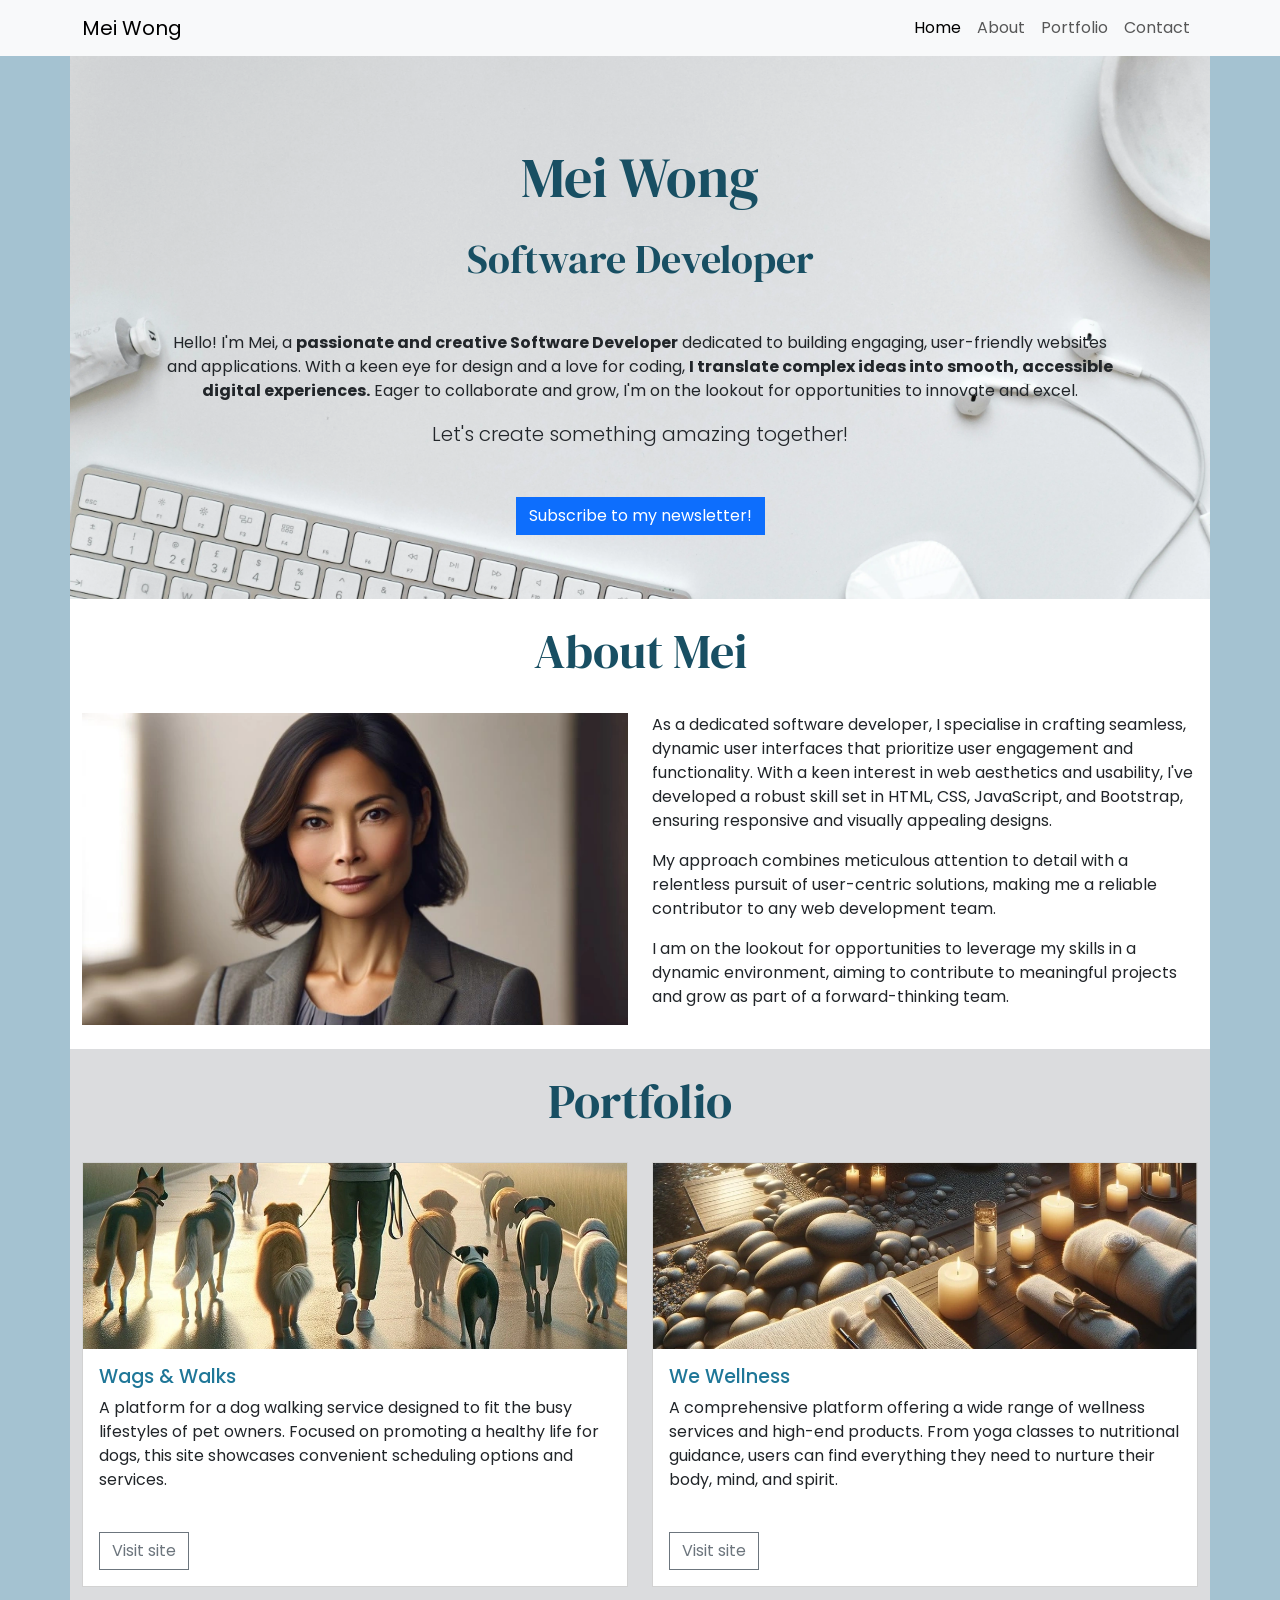
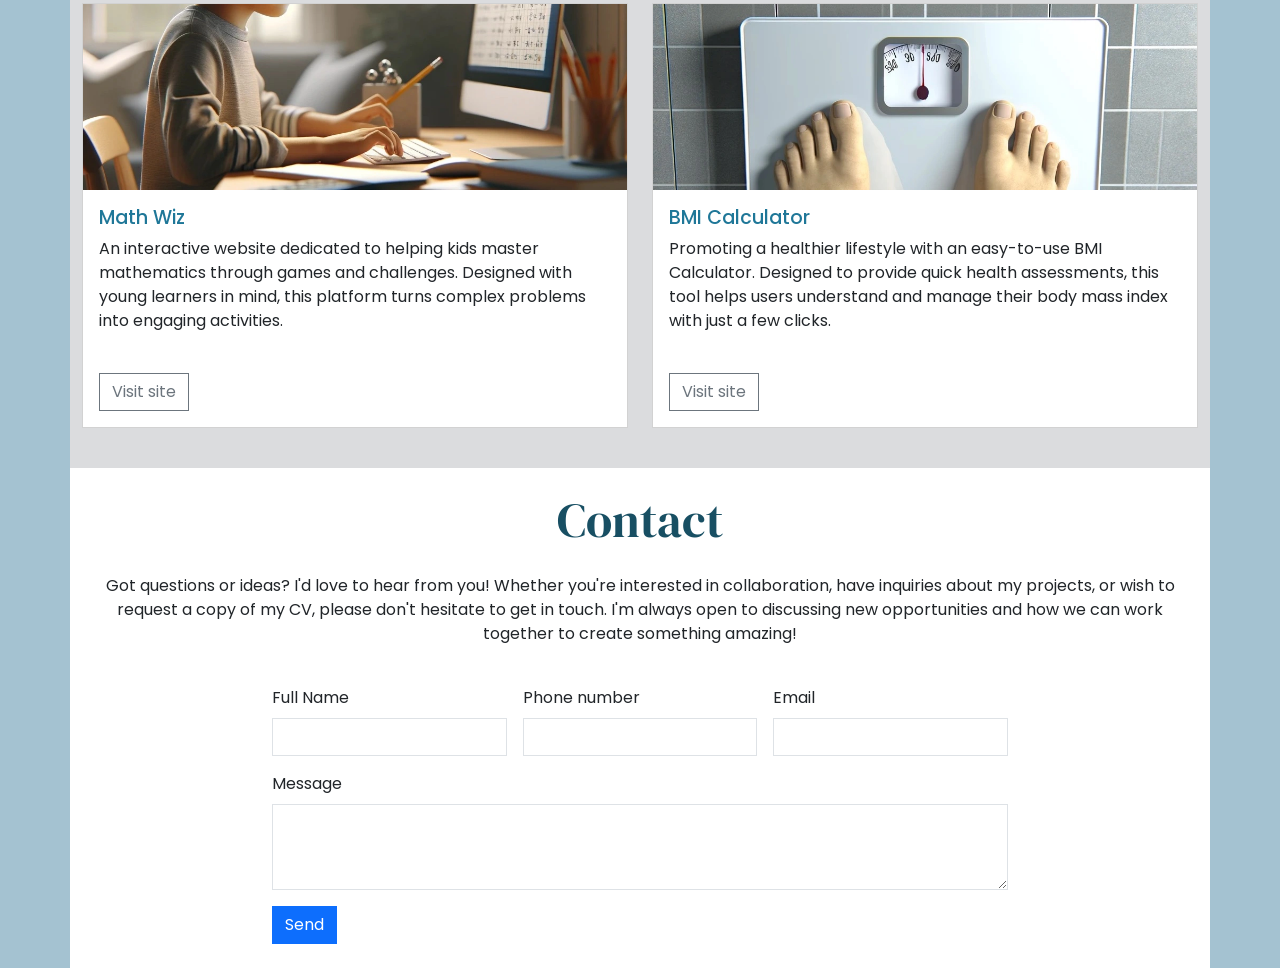
<file: index.html>
<!DOCTYPE html>
<html lang="en">

<head>
    <meta charset="UTF-8">
    <meta name="viewport" content="width=device-width, initial-scale=1.0">
    <title>Mei Wong | Software Developer</title>
    <!-- Bootstrap CSS Link -->
    <link href="https://cdn.jsdelivr.net/npm/bootstrap@5.3.3/dist/css/bootstrap.min.css" rel="stylesheet"
        integrity="sha384-QWTKZyjpPEjISv5WaRU9OFeRpok6YctnYmDr5pNlyT2bRjXh0JMhjY6hW+ALEwIH" crossorigin="anonymous">
    <!-- Custom CSS stylesheet -->
    <link rel="stylesheet" href="assets/css/style.css">
</head>

<body>
    <nav class="navbar navbar-expand-sm bg-body-tertiary">
        <div class="container">
            <a class="navbar-brand" href="index.html">Mei Wong</a>
            <button class="navbar-toggler" type="button" data-bs-toggle="collapse"
                data-bs-target="#navbarSupportedContent" aria-controls="navbarSupportedContent" aria-expanded="false"
                aria-label="Toggle navigation">
                <span class="navbar-toggler-icon"></span>
            </button>
            <div class="collapse navbar-collapse" id="navbarSupportedContent">
                <ul class="navbar-nav ms-auto">
                    <li class="nav-item">
                        <a class="nav-link active" aria-current="page" href="index.html">Home</a>
                    </li>
                    <li class="nav-item">
                        <a class="nav-link" href="#about">About</a>
                    </li>

                    <li class="nav-item">
                        <a class="nav-link" href="#portfolio">Portfolio</a>
                    </li>

                    <li class="nav-item">
                        <a class="nav-link" href="#contact">Contact</a>
                    </li>
                </ul>
            </div>
        </div>
    </nav>
    <!-- header -->
    <header id="hero" class="container">
        <!-- section with hero image -->
        <section class="row">
            <!-- text-center class used to centre all text inside column -->
            <div class="col-12 text-center">
                <h1 class="display-4 my-4">Mei Wong</h1>
                <!-- mb-5 gives extra margin spacing under subheading -->
                <h2 class="display-6 mb-5">Software Developer</h2>
                <p>
                    Hello! I'm Mei, a
                    <strong>passionate and creative Software Developer</strong>
                    dedicated to building engaging, user-friendly websites and
                    applications. With a keen eye for design and a love for coding,
                    <strong>I translate complex ideas into smooth, accessible digital
                        experiences.</strong>
                    Eager to collaborate and grow, I'm on the lookout for opportunities
                    to innovate and excel.
                </p>
                <!-- mb-5 gives extra margin spacing under lead text -->
                <p class="lead mb-5">Let's create something amazing together!</p>
                <!-- Bootstrap modal button -->
                <button type="button" class="btn btn-primary  sharp-corners custom-button" data-bs-toggle="modal"
                    data-bs-target="#exampleModal">
                    Subscribe to my newsletter!
                </button>
            </div>
        </section>
    </header>

    <!-- main content -->
    <main>
        <!-- About section links to #about href in navbar -->
        <section id="about" class="container">
            <div class="row">
                <!-- my-4 used to add top and bottom margin to heading -->
                <div class="col-12 text-center my-4">
                    <h2 class="display-5">About Mei</h2>
                </div>
                <!-- mb-4 used to add margin under image -->
                <div class="col-12 col-md-6 mb-4">
                    <!-- img-fluid class makes the image responsive to its container -->
                    <img src="assets/images/mei-wong.webp" class="img-fluid" alt="Mei Wong">
                </div>
                <!-- mb-4 used to add margin under text -->
                <div class="col-12 col-md-6 mb-4">
                    <p>
                        As a dedicated software developer, I specialise in crafting
                        seamless, dynamic user interfaces that prioritize user engagement
                        and functionality. With a keen interest in web aesthetics and
                        usability, I've developed a robust skill set in HTML, CSS,
                        JavaScript, and Bootstrap, ensuring responsive and visually
                        appealing designs.
                    </p>
                    <p>
                        My approach combines meticulous attention to detail with a
                        relentless pursuit of user-centric solutions, making me a reliable
                        contributor to any web development team.
                    </p>
                    <p>
                        I am on the lookout for opportunities to leverage my skills in a
                        dynamic environment, aiming to contribute to meaningful projects
                        and grow as part of a forward-thinking team.
                    </p>
                </div>
            </div>
        </section>
        <!-- portfolio section starts here -->
        <section id="portfolio" class="container pb-4">
            <div class="row">
                <!-- my-4 used to add top and bottom margin to heading -->
                <div class="col-12 text-center my-4">
                    <h2 class="display-5">Portfolio</h2>
                </div>
                <!-- cols for cards -->
                <div class="col-12 col-md-6">
                    <div class="card mb-3 sharp-corners">
                        <img src="assets/images/wags-and-walks.webp" class="card-img-top"
                            alt="A man walking several dogs early in the morning">
                        <div class="card-body">
                            <h3 class="card-title">Wags & Walks</h3>
                            <p class="card-text">A platform for a dog walking service designed to fit the busy
                                lifestyles of pet
                                owners. Focused on promoting a healthy life for dogs, this site showcases convenient
                                scheduling
                                options
                                and services.</p>
                            <a href="#" class="btn btn-outline-secondary">Visit site</a>
                        </div>
                    </div>
                </div>
                <div class="col-12 col-md-6">
                    <div class="card mb-3 sharp-corners">
                        <img src="assets/images/we-wellness.webp" class="card-img-top"
                            alt="A spa with candles towels and natural material">
                        <div class="card-body">
                            <h3 class="card-title">We Wellness</h3>
                            <p class="card-text">A comprehensive platform offering a wide range of wellness services and
                                high-end
                                products. From yoga classes to nutritional guidance, users can find everything they need
                                to
                                nurture
                                their body, mind, and spirit.</p>
                            <a href="#" class="btn btn-outline-secondary">Visit site</a>
                        </div>
                    </div>
                </div>
                <div class="col-12 col-md-6">
                    <div class="card mb-3 sharp-corners">
                        <img src="assets/images/math-wiz.webp" class="card-img-top"
                            alt="A child practicing math at a computer">
                        <div class="card-body">
                            <h3 class="card-title">Math Wiz</h3>
                            <p class="card-text">An interactive website dedicated to helping kids master mathematics
                                through
                                games and
                                challenges. Designed with young learners in mind, this platform turns complex problems
                                into
                                engaging
                                activities. </p>
                            <a href="#" class="btn btn-outline-secondary">Visit site</a>
                        </div>
                    </div>
                </div>
                <div class="col-12 col-md-6">
                    <div class="card mb-3 sharp-corners">
                        <img src="assets/images/bmi-calculator.webp" class="card-img-top"
                            alt="Weighing scales seen from the first person view of the person standing on the scales">
                        <div class="card-body">
                            <h3 class="card-title">BMI Calculator</h3>
                            <p class="card-text">Promoting a healthier lifestyle with an easy-to-use BMI Calculator.
                                Designed to
                                provide quick health assessments, this tool helps users understand and manage their body
                                mass
                                index with
                                just a few clicks.</p>
                            <a href="#" class="btn btn-outline-secondary">Visit site</a>
                        </div>
                    </div>
                </div>
            </div>
        </section>
    </main>

    <!-- Contact section -->
    <footer id="contact" class="container">
        <div class="row justify-content-center">
            <div class="col-12 text-center my-4">
                <h2 class="display-5">Contact</h2>
                <p class="mt-4">Got questions or ideas? I'd love to hear from you! Whether you're
                    interested in collaboration, have inquiries about my projects, or
                    wish to request a copy of my CV, please don't hesitate to get in
                    touch. I'm always open to discussing new opportunities and how we
                    can work together to create something amazing!</p>
            </div>
            <div class="col-12 col-md-10 col-lg-8 mb-4">
                <!-- Add your form here -->
                <form class="row g-3 sharp-corners">
                    <div class="col-lg-4">
                        <label for="full-name" class="form-label">Full Name</label>
                        <input type="text" class="form-control" id="full-name">
                    </div>
                    <div class="col-lg-4">
                        <label for="phonenumber" class="form-label">Phone number</label>
                        <input type="number" class="form-control" id="phonenumber">
                    </div>
                    <div class="col-lg-4">
                        <label for="email" class="form-label">Email</label>
                        <input type="email" class="form-control" id="email">
                    </div>
                    <div class="col-12">
                        <label for="message" class="form-label">Message</label>
                        <textarea class="form-control" id="message" rows="3"></textarea>
                    </div>
                    <div class="col-12">
                        <button type="submit" class="btn btn-primary custom-button">Send</button>
                    </div>
                </form>
            </div>
        </div>
    </footer>

    <!-- Bootstrap modal -->
    <!-- Modal -->
    <div class="modal fade" id="exampleModal" tabindex="-1" aria-labelledby="exampleModalLabel" aria-hidden="true">
        <div class="modal-dialog modal-lg">
            <div class="modal-content sharp-corners">
                <div class="modal-header">
                    <h1 class="modal-title fs-5" id="exampleModalLabel">Subscribe</h1>
                    <button type="button" class="btn-close" data-bs-dismiss="modal" aria-label="Close"></button>
                </div>
                <div class="modal-body">
                    <p>
                        Join my newsletter for the latest updates on my projects,
                        coding tips, and industry insights delivered straight to your
                        inbox.
                    </p>
                    <form class="row g-3">
                        <div class="col-lg-6">
                            <label for="inputName" class="form-label">Name</label>
                            <input type="text" class="form-control" id="inputName">
                        </div>
                        <div class="col-lg-6">
                            <label for="inputEmail" class="form-label">Email</label>
                            <input type="email" class="form-control" id="inputEmail">
                        </div>
                        <div class="col-12 mb-4">
                            <button type="submit" class="btn btn-primary custom-button">
                                Sign up!
                            </button>
                        </div>
                    </form>
                </div>
            </div>
        </div>
    </div>

    <!-- Bootstrap JS Script-->
    <script src="https://cdn.jsdelivr.net/npm/bootstrap@5.3.3/dist/js/bootstrap.bundle.min.js"
        integrity="sha384-YvpcrYf0tY3lHB60NNkmXc5s9fDVZLESaAA55NDzOxhy9GkcIdslK1eN7N6jIeHz"
        crossorigin="anonymous"></script>
</body>

</html>
</file>
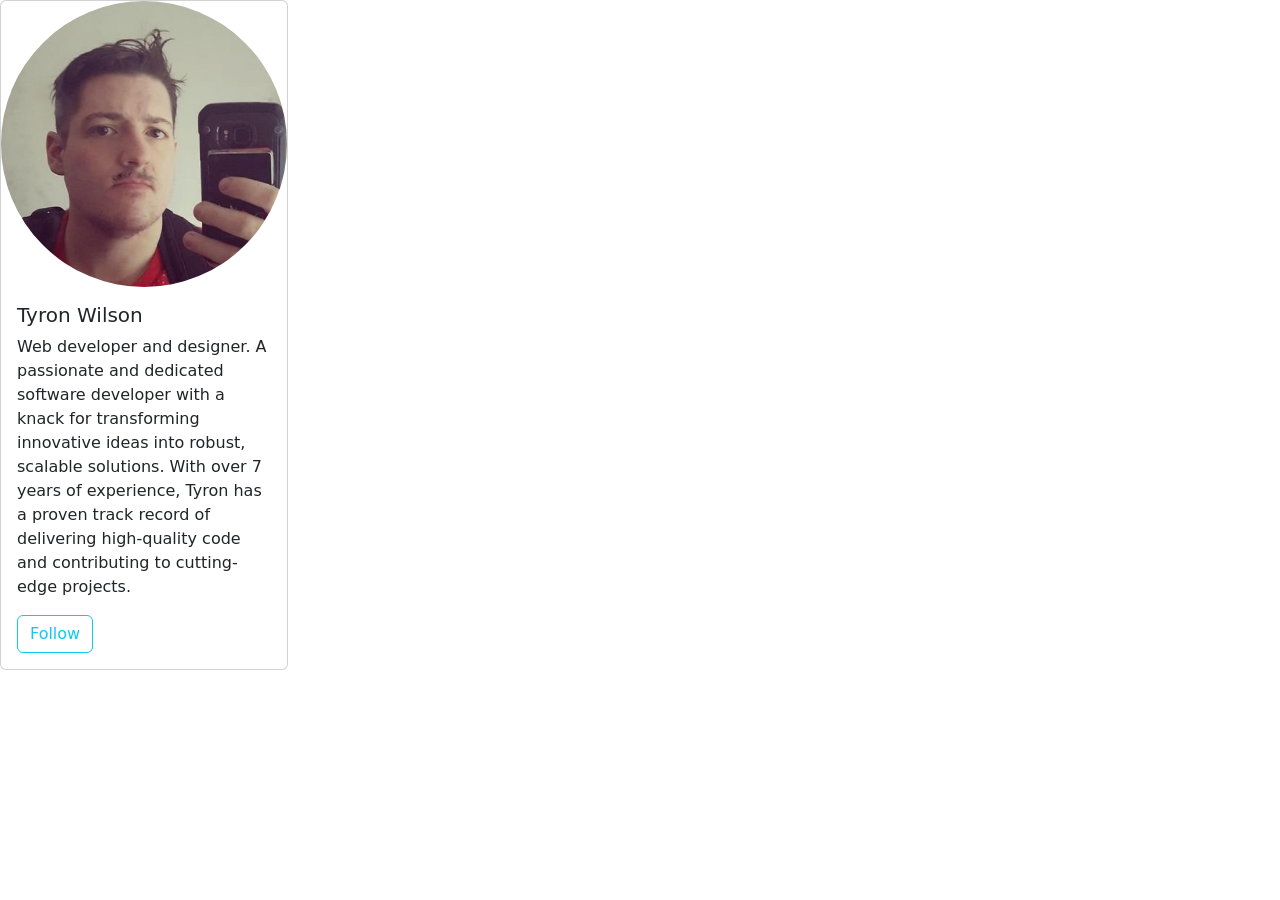
<file: repo.html>
<!DOCTYPE html>
<html lang="en">
<head>
    <meta charset="UTF-8">
    <meta name="viewport" content="width=device-width, initial-scale=1.0">
    <title>Contact</title>
        <!-- Bootstrap CSS Link -->
        <link href="https://cdn.jsdelivr.net/npm/bootstrap@5.3.3/dist/css/bootstrap.min.css" rel="stylesheet"
        integrity="sha384-QWTKZyjpPEjISv5WaRU9OFeRpok6YctnYmDr5pNlyT2bRjXh0JMhjY6hW+ALEwIH" crossorigin="anonymous">
</head>
<body>
    <div class="card mb-4" style="width: 18rem;" justify-content-center>
        <img class="rounded-circle mx-auto" src="assets/images/TW.jpeg" alt="Tyron" style="max-width: 100%; height: auto;">
        <div class="card-body">
          <h5 class="card-title">Tyron Wilson</h5>
          <p class="card-text">Web developer and designer.

            A passionate and dedicated software developer with a knack for transforming innovative ideas into robust, scalable solutions. With over 7 years of experience, Tyron has a proven track record of delivering high-quality code and contributing to cutting-edge projects.
          </p>
          <a href="#" class="btn btn-outline-info">Follow</a>
        </div>
      </div>
    </div>
</body>
    <!-- Bootstrap JS Script-->
    <script src="https://cdn.jsdelivr.net/npm/bootstrap@5.3.3/dist/js/bootstrap.bundle.min.js"
        integrity="sha384-YvpcrYf0tY3lHB60NNkmXc5s9fDVZLESaAA55NDzOxhy9GkcIdslK1eN7N6jIeHz"
        crossorigin="anonymous"></script>
</html>
</file>
<file: assets/css/style.css>
/*  
    #a4c2d1; egg blue
    #dbdcde; light grey
    #1f7798; mid-blue
    #184f63; dark-blue
*/

/* global styles */

@import url('https://fonts.googleapis.com/css2?family=DM+Serif+Display:ital@0;1&family=Poppins&display=swap');

body {
    font-family: "Poppins", sans-serif;
    background-color: #a4c2d1;
}

h1, h2 {
    font-family: "DM Serif Display", serif;
    color: #184f63;
}

.sharp-corners,
.sharp-corners * {
    border-radius: 0;
}

/* Header */

#hero {
    background-color: #dbdcde;
    background-image: url(../images/background.webp);
    background-size: cover;
    background-position: 50% 70%;
    min-height: 500px;
    padding: 5% 7%;
}

/* Media queries */

/* Use Bootstrap breakpoint for XL screens */
@media screen and (mid-width: 1200px) {
    /* Fixes all portfolio cards beign too tall on XL screens */
    #portfolio .card-text {
        min-height: auto;
    }
}

/* About section */

#about {
    background-color: white;
}

/* Portfolio */

#portfolio {
    background-color: #dbdcde;
}

#portfolio .card-title {
    color: #1f7798;
    font-size: 1.2rem;
}

#portfolio .btn-outline-secondary:hover {
    background-color: #1f7798;
}

#portfolio .card-text {
    min-height: 120px;
}

/* Contact section */

#contact {
    background-color: white;
}
</file>
